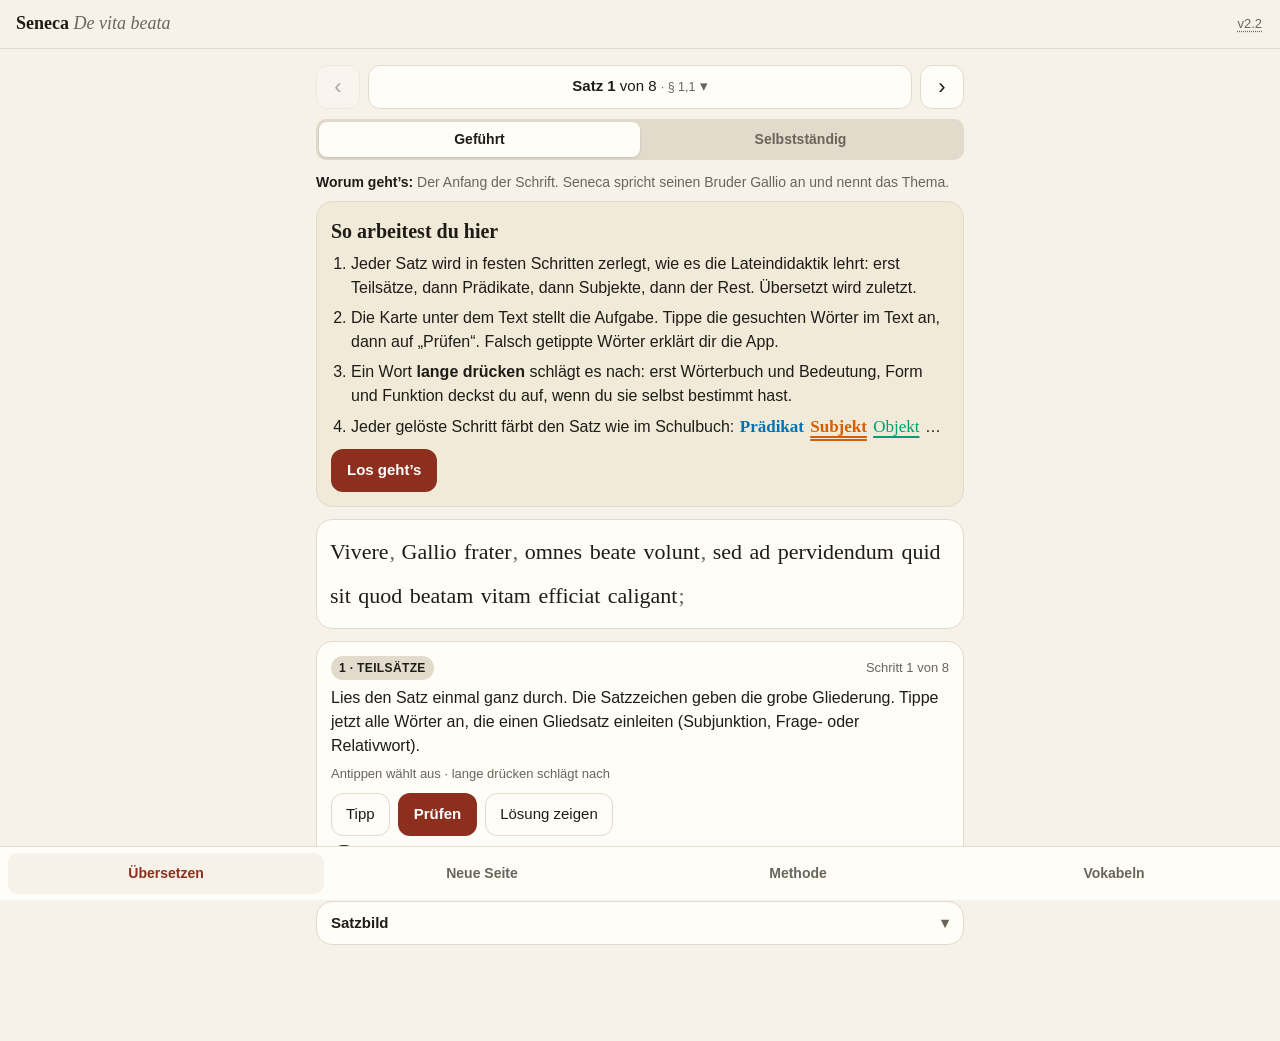
<file: index.html>
<!doctype html>
<html lang="de">
<head>
<meta charset="utf-8">
<meta name="viewport" content="width=device-width, initial-scale=1, viewport-fit=cover">
<meta name="theme-color" content="#f6f2ea" media="(prefers-color-scheme: light)">
<meta name="theme-color" content="#17161b" media="(prefers-color-scheme: dark)">
<meta name="apple-mobile-web-app-capable" content="yes">
<meta name="mobile-web-app-capable" content="yes">
<meta name="apple-mobile-web-app-status-bar-style" content="default">
<meta name="apple-mobile-web-app-title" content="Seneca">
<meta name="description" content="Übersetzungshilfe für Seneca, De vita beata – Satz für Satz mit Methode.">
<link rel="apple-touch-icon" href="apple-touch-icon.png">
<link rel="icon" href="icon-192.png">
<link rel="manifest" href="manifest.webmanifest">
<link rel="stylesheet" href="style.css">
<title>Seneca übersetzen</title>
<script>
const APP_VERSION = '2.2';          // bei JEDER Änderung hochzählen
</script>
</head>
<body>
<header class="kopf">
  <div class="werk"><span class="autor" id="autor">Seneca</span> <span class="schrift" id="schrift">De vita beata</span></div>
  <button class="version" id="version" type="button" aria-label="Nach Update suchen"></button>
</header>

<main id="haupt"></main>

<nav class="tabs" id="tabs">
  <button type="button" data-tab="text">Übersetzen</button>
  <button type="button" data-tab="neu">Neue Seite</button>
  <button type="button" data-tab="methode">Methode</button>
  <button type="button" data-tab="vokabeln">Vokabeln</button>
</nav>

<div class="schleier" id="schleier" hidden></div>
<section class="blatt" id="blatt" hidden aria-modal="true" role="dialog"></section>

<div class="update" id="update" hidden>
  <span id="update-text"></span>
  <button class="btn" id="update-go" type="button">Jetzt laden</button>
</div>

<script src="pruefung.js"></script>
<script src="daten.js"></script>
<script src="werkstatt.js"></script>
<script src="app.js"></script>
</body>
</html>
</file>
<file: style.css>
:root {
  --bg: #f6f2ea; --karte: #fffdf8; --text: #1f1c17; --leise: #6b645a; --linie: #e2dacb;
  --akzent: #8c2f1f; --akzent-text: #fff;
  /* Satzglieder wie im Schulbuch: Prädikat blau, Subjekt rot; Palette Okabe-Ito (farbenblind-sicher) */
  --p: #0072B2; --pn: #2a8fc9; --s: #D55E00; --o: #009E73; --od: #b7790a; --a: #a5558a; --t: #6b645a; --k: #1f1c17; --v: #6b645a;
  --sel: #ffe58a; --ok: #cdeccf; --bad: #f8c9c3; --fokus: #1f5fbf;
  --lehrer: #f1ead9; --tipp: #fff4cc;
  --serif: "Iowan Old Style", "Palatino Linotype", Palatino, "Book Antiqua", Georgia, serif;
  --sans: -apple-system, BlinkMacSystemFont, "Segoe UI", Roboto, "Helvetica Neue", Arial, sans-serif;
  color-scheme: light dark;
}
@media (prefers-color-scheme: dark) {
  :root {
    --bg: #17161b; --karte: #212026; --text: #ece7de; --leise: #a39d92; --linie: #35333c;
    --akzent: #e07a5f; --akzent-text: #1a0d08;
    --p: #4ea8e6; --pn: #8fcdf2; --s: #ff8c42; --o: #2ec28f; --od: #f2b134; --a: #e49ac4; --t: #a39d92; --k: #ece7de; --v: #a39d92;
    --sel: #6b5a12; --ok: #1f4d27; --bad: #5c231d; --fokus: #7cb2ff;
    --lehrer: #2b2821; --tipp: #3a3216;
  }
}

* { box-sizing: border-box; }
html { -webkit-text-size-adjust: 100%; }
body {
  margin: 0; background: var(--bg); color: var(--text); font-family: var(--sans);
  font-size: 16px; line-height: 1.5; touch-action: manipulation;
  -webkit-tap-highlight-color: transparent;
}
button { font: inherit; color: inherit; }
[hidden] { display: none !important; }

/* Kopf */
.kopf {
  position: sticky; top: 0; z-index: 10; background: var(--bg);
  padding: calc(env(safe-area-inset-top) + 8px) 16px 8px;
  display: flex; align-items: center; justify-content: space-between; gap: 12px;
  border-bottom: 1px solid var(--linie);
}
.werk { font-family: var(--serif); font-size: 18px; }
.autor { font-weight: 700; }
.schrift { font-style: italic; color: var(--leise); }
.version {
  background: none; border: 0; padding: 6px 2px; color: var(--leise); font-size: 13px;
  text-decoration: underline dotted; text-underline-offset: 3px; cursor: pointer;
}

main {
  max-width: 680px; margin: 0 auto;
  padding-block: 12px calc(env(safe-area-inset-bottom) + 96px);
  padding-left: max(16px, env(safe-area-inset-left, 0px)); padding-right: max(16px, env(safe-area-inset-right, 0px));
}
.lade { color: var(--leise); text-align: center; padding: 48px 0; }

/* Reiter unten */
.tabs {
  position: fixed; left: 0; right: 0; bottom: 0; z-index: 10; display: flex;
  background: var(--karte); border-top: 1px solid var(--linie);
  padding: 6px 8px calc(env(safe-area-inset-bottom) + 6px);
}
.tabs button {
  flex: 1; background: none; border: 0; padding: 10px 2px; border-radius: 10px;
  color: var(--leise); font-weight: 600; font-size: 14px; cursor: pointer; white-space: nowrap;
}
.tabs button.an { color: var(--akzent); background: var(--bg); }

/* Satznavigation */
.navi { display: flex; align-items: center; gap: 8px; margin: 4px 0 10px; }
.navi .pfeil {
  width: 44px; height: 44px; border-radius: 12px; border: 1px solid var(--linie);
  background: var(--karte); font-size: 22px; cursor: pointer; flex: none;
}
.navi .pfeil:disabled { opacity: .35; cursor: default; }
.navi .mitte {
  flex: 1; height: 44px; border-radius: 12px; border: 1px solid var(--linie); background: var(--karte);
  cursor: pointer; font-size: 15px;
}
.navi .mitte small { color: var(--leise); }
.navi .mitte::after { content: " ▾"; color: var(--leise); }

.modus { display: flex; background: var(--linie); border-radius: 10px; padding: 3px; margin-bottom: 12px; }
.modus button {
  flex: 1; border: 0; background: none; padding: 7px; border-radius: 8px; font-size: 14px;
  font-weight: 600; color: var(--leise); cursor: pointer;
}
.modus button.an { background: var(--karte); color: var(--text); box-shadow: 0 1px 3px rgba(0,0,0,.12); }

.thema { color: var(--leise); font-size: 14px; margin: 0 0 8px; }
.thema b { color: var(--text); font-weight: 600; }
.kontext { font-family: var(--serif); color: var(--leise); font-size: 16px; font-style: italic; margin-bottom: 4px; }

/* Lateinischer Text */
.latein {
  font-family: var(--serif); font-size: 22px; line-height: 2; background: var(--karte);
  border: 1px solid var(--linie); border-radius: 16px; padding: 10px 12px;
}
.wg { white-space: nowrap; }
.wort {
  cursor: pointer; border-radius: 6px; padding: 1px 2px; margin: 0 -1px;
  transition: background-color .15s ease;
}
.wort:active { background: var(--linie); }
.pz { color: var(--leise); }
/* Jede Rolle hat Farbe UND Muster, damit sie auch ohne Farbe lesbar bleibt */
.r-P { color: var(--p); font-weight: 700; }
.r-P.hs { text-decoration: underline 2px; text-underline-offset: 5px; }        /* Prädikat des Hauptsatzes */
.r-P.pn { color: var(--pn); font-style: italic; }                                /* Prädikatsnomen */
.r-S { color: var(--s); font-weight: 600; text-decoration: underline double 1.5px; text-underline-offset: 4px; }
.r-O { color: var(--o); text-decoration: underline 1.5px; text-underline-offset: 4px; }
.r-O.od { color: var(--od); text-decoration-style: dotted; }                     /* Dativobjekt */
.r-A { color: var(--a); text-decoration: underline dashed 1.5px; text-underline-offset: 4px; }
.r-T { color: var(--t); font-style: italic; }
.r-K { color: var(--k); font-weight: 700; }
.r-V { color: var(--v); font-style: italic; text-decoration: underline wavy 1px; text-underline-offset: 4px; }
.wort.e { text-decoration: underline 2px; text-underline-offset: 5px; }          /* Einleitewort eines Gliedsatzes */
.latein { -webkit-touch-callout: none; -webkit-user-select: none; user-select: none; }
.wort.sel { background: var(--sel); }
.wort.ok { background: var(--ok); }
.wort.bad { background: var(--bad); }
.wort.fokus { outline: 2px solid var(--fokus); outline-offset: 1px; }

.legende { display: flex; flex-wrap: wrap; gap: 4px 14px; margin: 8px 4px 0; font-size: 14px; font-family: var(--serif); }
.legende .wort { cursor: default; padding: 0; margin: 0; }

/* Satzbild */
.satzbild { margin-top: 12px; border: 1px solid var(--linie); border-radius: 16px; background: var(--karte); overflow: hidden; }
.satzbild summary {
  list-style: none; cursor: pointer; padding: 10px 14px; font-weight: 600; font-size: 15px;
  display: flex; justify-content: space-between; align-items: center;
}
.satzbild summary::-webkit-details-marker { display: none; }
.satzbild summary::after { content: "▾"; color: var(--leise); }
.satzbild[open] summary::after { content: "▴"; }
.satzbild .zeilen { padding: 0 10px 10px; }
.zeile {
  margin-left: calc(var(--lvl) * 16px); padding: 6px 0 6px 10px; border-left: 3px solid var(--linie);
}
.zeile[data-lvl="0"] { border-left-color: var(--akzent); }
.ztag { font-size: 12px; font-weight: 700; color: var(--leise); text-transform: uppercase; letter-spacing: .02em; }
.zwoerter { font-family: var(--serif); font-size: 19px; line-height: 1.7; }
.zinfo { font-size: 13px; color: var(--leise); }
.gesperrt { padding: 10px 14px; color: var(--leise); font-size: 14px; }

/* Aufgabenkarte */
.karte {
  margin-top: 12px; background: var(--karte); border: 1px solid var(--linie); border-radius: 16px; padding: 14px;
}
.kkopf { display: flex; justify-content: space-between; align-items: center; gap: 8px; margin-bottom: 6px; }
.phase {
  font-size: 12px; font-weight: 700; text-transform: uppercase; letter-spacing: .03em;
  padding: 3px 8px; border-radius: 999px; background: var(--linie);
}
.ph-gliedern { color: var(--k); } .ph-verb { color: var(--p); } .ph-subjekt { color: var(--s); }
.ph-ergaenzung { color: var(--o); } .ph-bezug { color: var(--t); } .ph-konstr { color: var(--a); }
.ph-falle { background: var(--bad); color: var(--text); } .ph-uebersetzen { color: var(--akzent); }
.ph-selbst { color: var(--text); }
.zaehler { font-size: 13px; color: var(--leise); }
.frage { margin: 4px 0 10px; font-size: 16px; }

.antippen { font-size: 13px; color: var(--leise); margin: -4px 0 10px; }

/* Erste Orientierung */
.intro { background: var(--lehrer); border: 1px solid var(--linie); border-radius: 16px; padding: 14px; margin-bottom: 12px; }
.intro h3 { margin: 0 0 6px; font-family: var(--serif); font-size: 20px; }
.intro ol { margin: 0 0 10px; padding-left: 20px; }
.intro li { margin-bottom: 6px; }
.intro .probe { font-family: var(--serif); font-size: 17px; }

.optionen { display: flex; flex-direction: column; gap: 8px; margin-bottom: 10px; }
.option {
  text-align: left; border: 1.5px solid var(--linie); background: var(--bg); border-radius: 12px;
  padding: 11px 12px; cursor: pointer; font-size: 15px;
}
.option.falsch { border-color: var(--p); opacity: .75; }
.option.richtig { border-color: var(--o); background: var(--ok); }
.option:disabled { cursor: default; }
.warum { display: block; font-size: 13px; color: var(--leise); margin-top: 4px; }

.tipp { background: var(--tipp); border-radius: 10px; padding: 10px 12px; font-size: 15px; margin-bottom: 10px; }
.rueck { border-left: 4px solid var(--p); padding: 6px 10px; margin-bottom: 10px; font-size: 15px; }
.rueck b { font-family: var(--serif); }
.lehrer { background: var(--lehrer); border-left: 4px solid var(--akzent); border-radius: 10px; padding: 10px 12px; margin-bottom: 10px; font-size: 15px; }
.ltitel { font-weight: 700; margin-bottom: 2px; }

.knoepfe { display: flex; flex-wrap: wrap; gap: 8px; }
.btn {
  border: 0; background: var(--akzent); color: var(--akzent-text); font-weight: 600; border-radius: 12px;
  padding: 10px 16px; cursor: pointer; font-size: 15px;
}
.btn2 {
  border: 1.5px solid var(--linie); background: none; border-radius: 12px; padding: 9px 14px; cursor: pointer; font-size: 15px;
}
.voll { width: 100%; }
.rechts { margin-left: auto; }

.punkte { display: flex; flex-wrap: wrap; gap: 6px; margin-top: 12px; }
.punkt {
  width: 26px; height: 26px; border-radius: 50%; border: 0; background: var(--linie); font-size: 12px;
  color: var(--leise); cursor: pointer; padding: 0;
}
.punkt.ok { background: var(--o); color: #fff; }
.punkt.fehler { background: var(--a); color: #fff; }
.punkt.hilfe { background: var(--leise); color: var(--bg); }
.punkt.akt { outline: 2px solid var(--text); outline-offset: 1px; }
.punkt:disabled { opacity: .45; cursor: default; }

textarea {
  width: 100%; min-height: 120px; resize: vertical; border: 1.5px solid var(--linie); border-radius: 12px;
  padding: 10px 12px; font: 16px/1.5 var(--sans); background: var(--bg); color: var(--text); margin-bottom: 10px;
}
textarea:focus { outline: none; border-color: var(--akzent); }
.loesung { border: 1px solid var(--linie); border-radius: 12px; padding: 10px 12px; margin: 10px 0; font-size: 15px; }
.kontrolle { margin: 10px 0; font-size: 15px; }
.kontrolle summary { cursor: pointer; font-weight: 600; }
.kontrolle ul { margin: 6px 0 0; padding-left: 20px; }
/* Übersetzung prüfen lassen */
.sokrates { display: flex; flex-direction: column; gap: 10px; margin: 0 0 12px; }
.runde { display: flex; flex-direction: column; gap: 6px; }
.runde .ich { align-self: flex-end; max-width: 92%; background: var(--bg); border: 1px solid var(--linie); border-radius: 14px 14px 4px 14px; padding: 8px 12px; font-size: 15px; }
.runde .antw { margin-top: 6px; }
.runde .wlabel { display: block; margin-bottom: 2px; }
.rueckfrage { align-self: flex-start; max-width: 92%; background: var(--lehrer); border-left: 4px solid var(--od); border-radius: 4px 14px 14px 14px; padding: 8px 12px; font-size: 15px; }
.rueckfrage.gut { border-left-color: var(--o); }
.rueckfrage .richtig { color: var(--o); font-weight: 600; margin-bottom: 4px; }
.stufe { display: inline-block; font-size: 12px; font-weight: 700; letter-spacing: .03em; text-transform: uppercase; color: var(--od); margin-bottom: 2px; }
.stufe.gut { color: var(--o); }
.sok-antwort { width: 100%; border: 1.5px solid var(--linie); border-radius: 12px; padding: 9px 12px; font: 16px var(--sans); background: var(--bg); color: var(--text); }
.sok-antwort:focus { outline: none; border-color: var(--akzent); }
.sok-status { font-style: italic; }
.sok-fehler { color: var(--p); font-size: 14px; }
.sok-hinweis { font-size: 13px; }
.sok-hinweis a { color: var(--akzent); }
.btn2.klein { font-size: 13px; padding: 6px 10px; }
.wort.frage { background: color-mix(in srgb, var(--od) 22%, transparent); box-shadow: inset 0 -2px 0 var(--od); }

.merke { background: var(--lehrer); border-radius: 12px; padding: 10px 12px; margin: 10px 0; }
.merke ul { margin: 4px 0 0; padding-left: 20px; }
.bilanz { font-size: 14px; color: var(--leise); margin: 8px 0; }

/* Checkliste (selbstständig) */
.haken { list-style: none; padding: 0; margin: 0 0 12px; }
.haken li { border-bottom: 1px solid var(--linie); }
.haken label { display: flex; gap: 10px; padding: 9px 0; cursor: pointer; }
.haken input { width: 20px; height: 20px; margin-top: 2px; flex: none; accent-color: var(--akzent); }
.haken small { display: block; color: var(--leise); }

/* Blatt (Wortkarte, Übersicht) */
.schleier { position: fixed; inset: 0; background: rgba(0,0,0,.35); z-index: 20; opacity: 0; transition: opacity .25s; }
.schleier.an { opacity: 1; }
.blatt {
  position: fixed; left: 0; right: 0; bottom: 0; z-index: 21; max-height: 82vh; overflow: auto;
  background: var(--karte); border-radius: 20px 20px 0 0; padding: 8px 18px calc(env(safe-area-inset-bottom) + 18px);
  transform: translateY(100%); transition: transform .28s ease; max-width: 680px; margin: 0 auto;
  box-shadow: 0 -8px 30px rgba(0,0,0,.25);
}
.blatt.an { transform: translateY(0); }
.griff { width: 40px; height: 5px; border-radius: 3px; background: var(--linie); margin: 4px auto 10px; }
.wkopf { display: flex; justify-content: space-between; align-items: center; gap: 8px; }
.wform { font-family: var(--serif); font-size: 30px; font-weight: 600; }
.stern { border: 1.5px solid var(--linie); background: none; border-radius: 999px; padding: 6px 12px; font-size: 14px; cursor: pointer; }
.stern.an { border-color: var(--akzent); color: var(--akzent); }
.wfeld { margin: 10px 0; }
.wlabel { font-size: 12px; font-weight: 700; color: var(--leise); text-transform: uppercase; letter-spacing: .03em; }
.wlemma { font-family: var(--serif); font-size: 19px; }
.wrolle { display: inline-block; font-size: 13px; font-weight: 700; padding: 2px 8px; border-radius: 999px; background: var(--linie); }

.uliste { list-style: none; padding: 0; margin: 0; }
.uliste button {
  width: 100%; text-align: left; background: none; border: 0; border-bottom: 1px solid var(--linie);
  padding: 10px 2px; cursor: pointer; display: flex; gap: 10px; align-items: baseline;
}
.uliste .nr { font-weight: 700; width: 22px; flex: none; }
.uliste .anf { font-family: var(--serif); flex: 1; }
.uliste .st { flex: none; color: var(--o); font-weight: 700; }
.uliste .hier { color: var(--akzent); }
.gesamt { font-size: 15px; white-space: pre-wrap; }

.auto { font-size: 13px; color: var(--leise); border-left: 3px solid var(--a); padding: 2px 0 2px 8px; margin: 0 0 8px; }

/* Texte und Import */
.tliste { list-style: none; padding: 0; margin: 0 0 6px; }
.tliste li { display: flex; align-items: center; gap: 6px; border-bottom: 1px solid var(--linie); }
.tliste li.hier .ttitel { color: var(--akzent); }
.twahl {
  flex: 1; min-width: 0; text-align: left; background: none; border: 0; padding: 10px 2px; cursor: pointer;
  display: grid; grid-template-columns: 1fr auto; gap: 0 10px;
}
.ttitel { font-family: var(--serif); font-size: 18px; font-weight: 600; }
.tunter { grid-column: 1; font-size: 13px; color: var(--leise); }
.tstand { grid-column: 2; grid-row: 1 / span 2; align-self: center; font-size: 14px; color: var(--leise); font-variant-numeric: tabular-nums; }
.vweg.warnen { color: var(--p); font-size: 14px; font-weight: 600; }
.anleitung { padding-left: 20px; margin: 6px 0 12px; }
.anleitung a { color: var(--akzent); }
.datei { display: inline-block; cursor: pointer; }
.datei input { display: block; margin-top: 6px; font-size: 13px; max-width: 100%; }

/* Methode & Vokabeln */
h2 { font-family: var(--serif); font-size: 24px; margin: 8px 0 6px; }
h3 { font-size: 17px; margin: 18px 0 6px; }
.leise { color: var(--leise); }
.schrittliste { counter-reset: s; list-style: none; padding: 0; margin: 0; }
.schrittliste li { background: var(--karte); border: 1px solid var(--linie); border-radius: 14px; padding: 10px 12px; margin-bottom: 8px; }
.schrittliste b { display: block; }
.schrittliste .pf { font-size: 14px; color: var(--leise); }
.tabelle { width: 100%; border-collapse: collapse; font-size: 14px; background: var(--karte); border-radius: 12px; overflow: hidden; }
.tabelle th, .tabelle td { text-align: left; padding: 7px 8px; border-bottom: 1px solid var(--linie); vertical-align: top; }
.tabelle th { font-size: 12px; text-transform: uppercase; color: var(--leise); }
.tabelle td:first-child { font-family: var(--serif); font-style: italic; }
.fallen li { margin-bottom: 4px; }
.hinweis { font-size: 13px; color: var(--leise); margin-top: 24px; }

.vzeile { display: flex; gap: 10px; align-items: flex-start; padding: 10px 0; border-bottom: 1px solid var(--linie); }
.vzeile .vtext { flex: 1; }
.vzeile .vlemma { font-family: var(--serif); font-size: 18px; }
.vzeile .vmeta { font-size: 13px; color: var(--leise); }
.vweg { border: 0; background: none; color: var(--leise); font-size: 18px; padding: 4px 8px; cursor: pointer; }
.sitzt { color: var(--o); font-size: 13px; font-weight: 700; }
.abfrage { text-align: center; }
.afrage { font-family: var(--serif); font-size: 30px; margin: 10px 0 4px; }
.aform { color: var(--leise); font-size: 14px; margin-bottom: 14px; }
.aantwort { margin: 10px 0 14px; }
.aantwort .wlemma { margin-bottom: 4px; }
.abfrage .knoepfe { justify-content: center; }

/* Update-Banner (siehe Skill app-update-iphone) */
.update {
  position: fixed; left: 12px; right: 12px; top: max(env(safe-area-inset-top), 12px); z-index: 30;
  display: flex; align-items: center; justify-content: space-between; gap: 12px;
  background: #34c759; color: #06240e;
  padding: 12px 14px; border-radius: 14px; font-weight: 600; box-shadow: 0 8px 24px rgba(0,0,0,.35);
  opacity: 0; transition: opacity .35s ease; pointer-events: none;
}
.update.an { opacity: 1; pointer-events: auto; }
.update[hidden] { display: none; }
.update.info { background: #2d2d33; color: #f2f2f7; font-weight: 500; }
.update.unten { top: auto; bottom: max(env(safe-area-inset-bottom), 12px); }
.update .btn { width: auto; padding: 8px 14px; font-size: 15px; background: #06240e; color: #fff; }

/* Neue Seite (Werkstatt) */
.ws { display: flex; flex-direction: column; gap: 12px; }
.ws h2 { margin-bottom: 0; }
.ws h3 { font-family: var(--serif); font-size: 20px; margin: 0; display: flex; align-items: baseline; gap: 10px; }
.ws .nr { font-family: var(--sans); font-size: 13px; font-weight: 700; color: var(--akzent); border: 1.5px solid currentColor; border-radius: 999px; width: 24px; height: 24px; display: inline-grid; place-items: center; flex: none; }
.ws p { margin: 0; }
.ws .schritt { background: var(--karte); border: 1px solid var(--linie); border-radius: 16px; padding: 14px; display: flex; flex-direction: column; gap: 10px; min-width: 0; }
.ws .schritt.zu { opacity: .55; }
.ws .schritt.zu .nur-offen { display: none; }
.ws .knoepfe { align-items: center; }
.ws .vorschau { display: flex; flex-wrap: wrap; gap: 8px; }
.ws .vorschau img { height: 96px; width: auto; border-radius: 8px; border: 1px solid var(--linie); }
.ws textarea { min-height: 0; margin: 0; }
.ws textarea.latein { font-family: var(--serif); font-size: 18px; line-height: 1.5; padding: 8px 10px; }
.ws input[type=text] { width: 100%; border: 1.5px solid var(--linie); border-radius: 10px; padding: 8px 10px; font: 16px var(--sans); background: var(--bg); color: var(--text); }
.ws .felder { display: grid; grid-template-columns: repeat(auto-fit, minmax(150px, 1fr)); gap: 8px; }
.ws .felder label { font-size: 12px; font-weight: 700; color: var(--leise); text-transform: uppercase; letter-spacing: .03em; display: flex; flex-direction: column; gap: 4px; }
.ws .einheiten { list-style: none; padding: 0; margin: 0; display: flex; flex-direction: column; gap: 10px; }
.ws .einheit { border-top: 1px solid var(--linie); padding-top: 10px; display: flex; flex-direction: column; gap: 6px; }
.ws .ekopf { display: flex; align-items: center; gap: 8px; font-size: 13px; color: var(--leise); }
.ws .ekopf input { width: 72px; padding: 4px 6px; font-size: 14px; }
.ws .ekopf .weg { margin-left: auto; border: 0; background: none; color: var(--leise); cursor: pointer; font-size: 14px; padding: 4px 6px; }
.ws .unsicher { font-size: 14px; color: var(--a); }
.ws .liste { list-style: none; padding: 0; margin: 0; }
.ws .liste li { display: grid; grid-template-columns: 34px 1fr auto; gap: 4px 8px; align-items: center; padding: 8px 0; border-bottom: 1px solid var(--linie); }
.ws .snr { font-weight: 700; font-variant-numeric: tabular-nums; }
.ws .sanf { font-family: var(--serif); white-space: nowrap; overflow: hidden; text-overflow: ellipsis; min-width: 0; }
.ws .sstat { font-size: 13px; font-weight: 600; white-space: nowrap; }
.ws .smeld { grid-column: 2 / span 2; font-size: 13px; color: var(--p); }
.ws .s-fertig { color: var(--o); } .ws .s-laeuft { color: var(--a); } .ws .s-fehler { color: var(--p); } .ws .s-offen { color: var(--leise); }
.ws .ergebnis { border-radius: 10px; padding: 10px 12px; font-size: 15px; }
.ws .ergebnis.gut { background: var(--ok); } .ws .ergebnis.schlecht { background: var(--bad); }
.ws .datei { display: inline-block; }
.nurpages { margin-top: 12px; }
.nurpages a { color: var(--akzent); }
</file>
